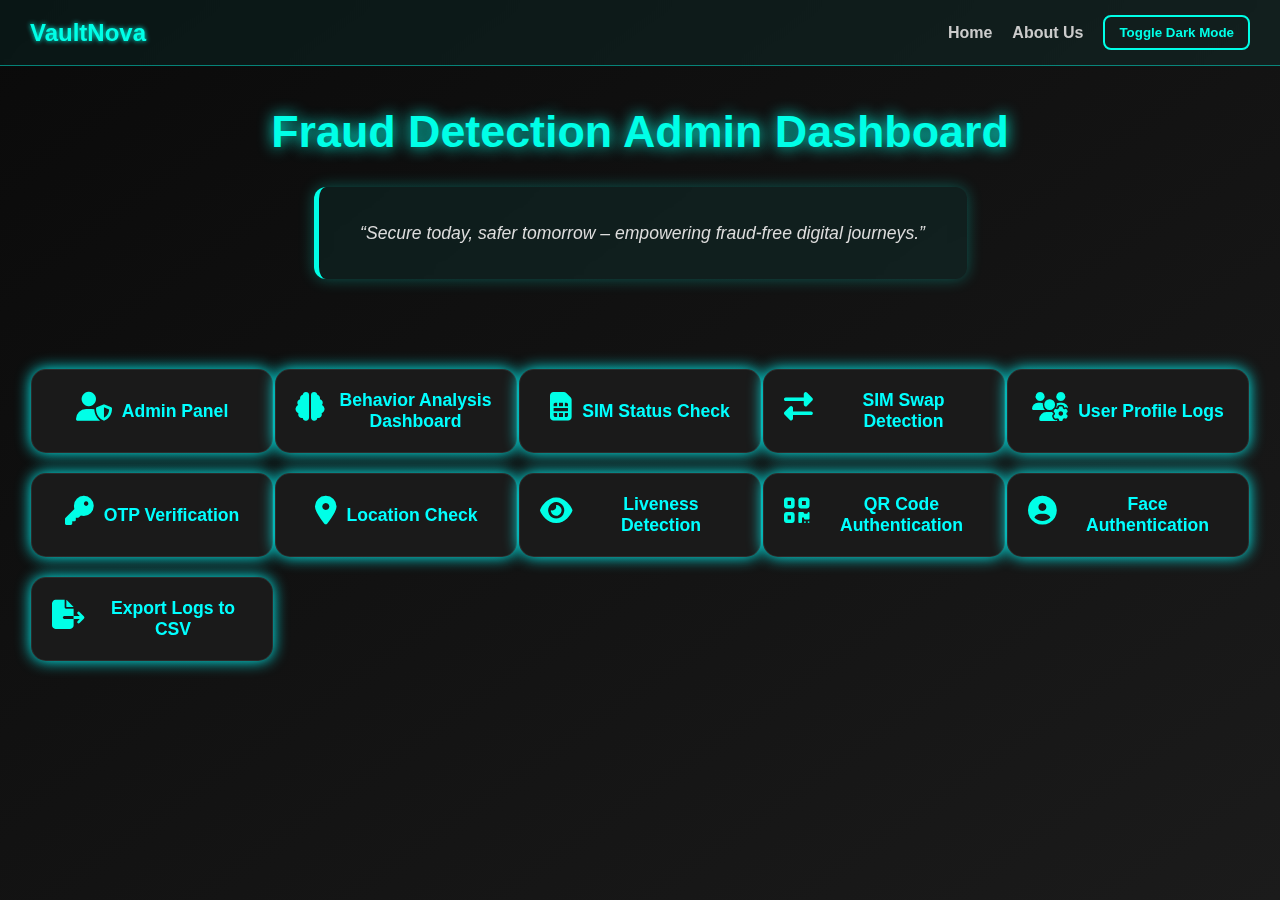
<file: index.html>
<!DOCTYPE html>
<html lang="en">
<head>
  <meta charset="UTF-8">
  <title>Fraud Detection Admin Dashboard</title>
  <link rel="stylesheet" href="style.css">
  <!-- ✅ Load Font Awesome icons -->
  <link rel="stylesheet" href="https://cdnjs.cloudflare.com/ajax/libs/font-awesome/6.5.0/css/all.min.css">
</head>
<body>

  <body>

  <!-- ✅ Navigation Bar (includes toggle and links) -->
  <nav class="navbar">
    <div class="nav-left">
      <h2>VaultNova</h2>
    </div>
    <div class="nav-right">
      <a href="index.html">Home</a>
      <a href="about.html">About Us</a>
      <button class="toggle-btn" onclick="toggleDarkMode()">Toggle Dark Mode</button>
    </div>
  </nav>

  <div class="dashboard">
    <h1>Fraud Detection Admin Dashboard</h1>

    <!-- 🌟 Quote Section -->
    <div class="quote">
      <p>“Secure today, safer tomorrow – empowering fraud-free digital journeys.”</p>
    </div>

    <div class="grid-container">
      <a class="card" href="admin.html"><i class="fas fa-user-shield"></i> Admin Panel</a>
        <a class="card" href="track.html"><i class="fas fa-brain"></i> Behavior Analysis Dashboard</a>
      <a class="card" href="sim-check.html"><i class="fas fa-sim-card"></i> SIM Status Check</a>
      <a class="card" href="sim-swap.html"><i class="fas fa-exchange-alt"></i> SIM Swap Detection</a>
      <a class="card" href="profile-logs.html"><i class="fas fa-users-cog"></i> User Profile Logs</a>
      <a class="card" href="otp-verification.html"><i class="fas fa-key"></i> OTP Verification</a>
      <a class="card" href="location-check.html"><i class="fas fa-map-marker-alt"></i> Location Check</a>
      <a class="card" href="liveness.html"><i class="fas fa-eye"></i> Liveness Detection</a>
      <a class="card" href="qr-auth.html"><i class="fas fa-qrcode"></i> QR Code Authentication</a>
      <a class="card" href="face-auth.html"><i class="fas fa-user-circle"></i> Face Authentication</a>
      <a class="card" href="export-csv.html"><i class="fas fa-file-export"></i> Export Logs to CSV</a>

    </div>
  </div>

  <script src="script.js"></script>
</body>
</file>
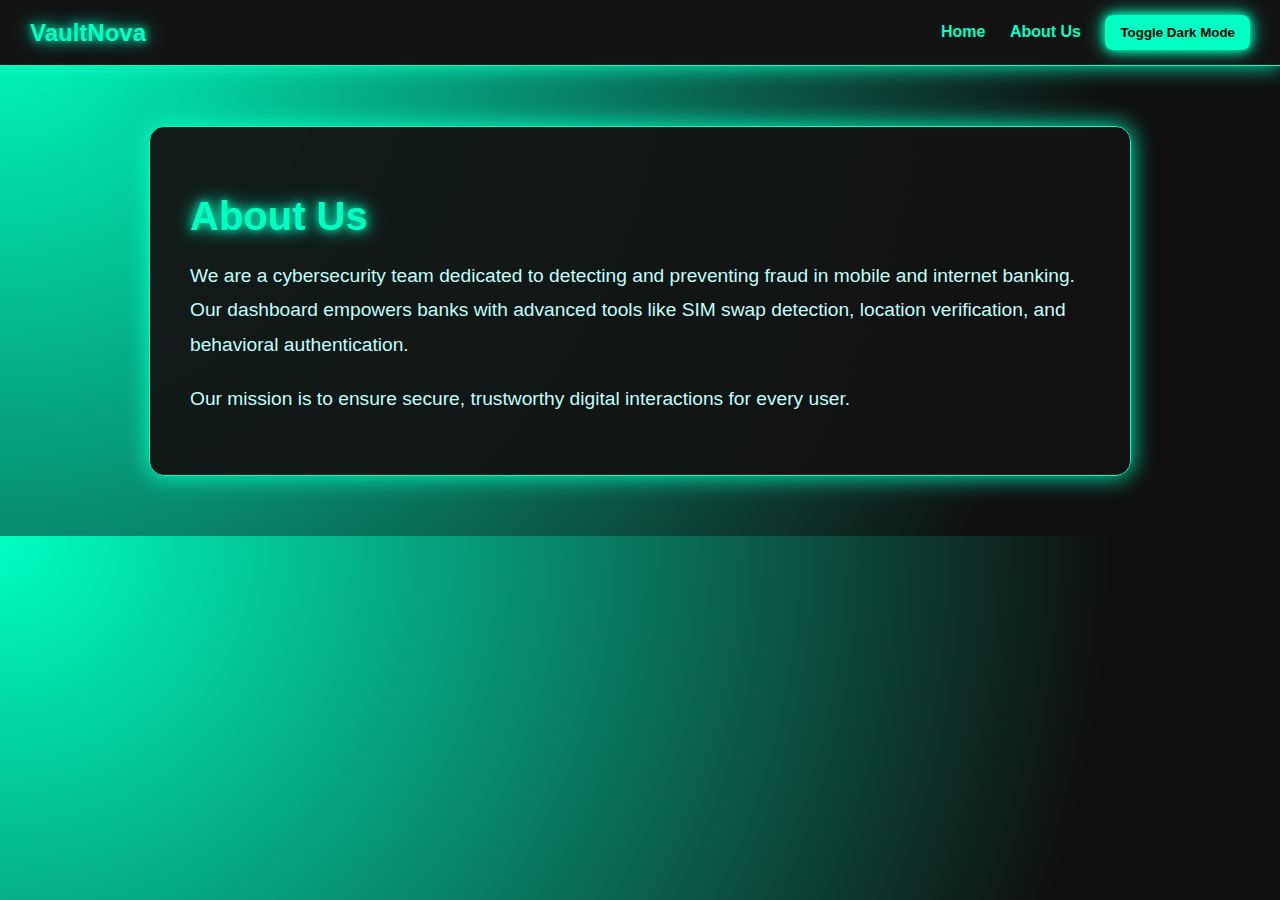
<file: about.html>
<!DOCTYPE html>
<html lang="en">
<head>
  <meta charset="UTF-8">
  <title>About Us - VaultNova</title>
  <link rel="stylesheet" href="about.css">
</head>
<body>

  <nav class="navbar">
    <div class="nav-left">
      <h2>VaultNova</h2>
    </div>
    <div class="nav-right">
      <a href="index.html">Home</a>
      <a href="about.html">About Us</a>
      <button class="toggle-btn" onclick="toggleDarkMode()">Toggle Dark Mode</button>
    </div>
  </nav>

  <div class="about-section">
    <h1>About Us</h1>
    <p>We are a cybersecurity team dedicated to detecting and preventing fraud in mobile and internet banking. Our dashboard empowers banks with advanced tools like SIM swap detection, location verification, and behavioral authentication.</p>
    <p>Our mission is to ensure secure, trustworthy digital interactions for every user.</p>
  </div>

  <script src="about.js"></script>
</body>
</html>
</file>
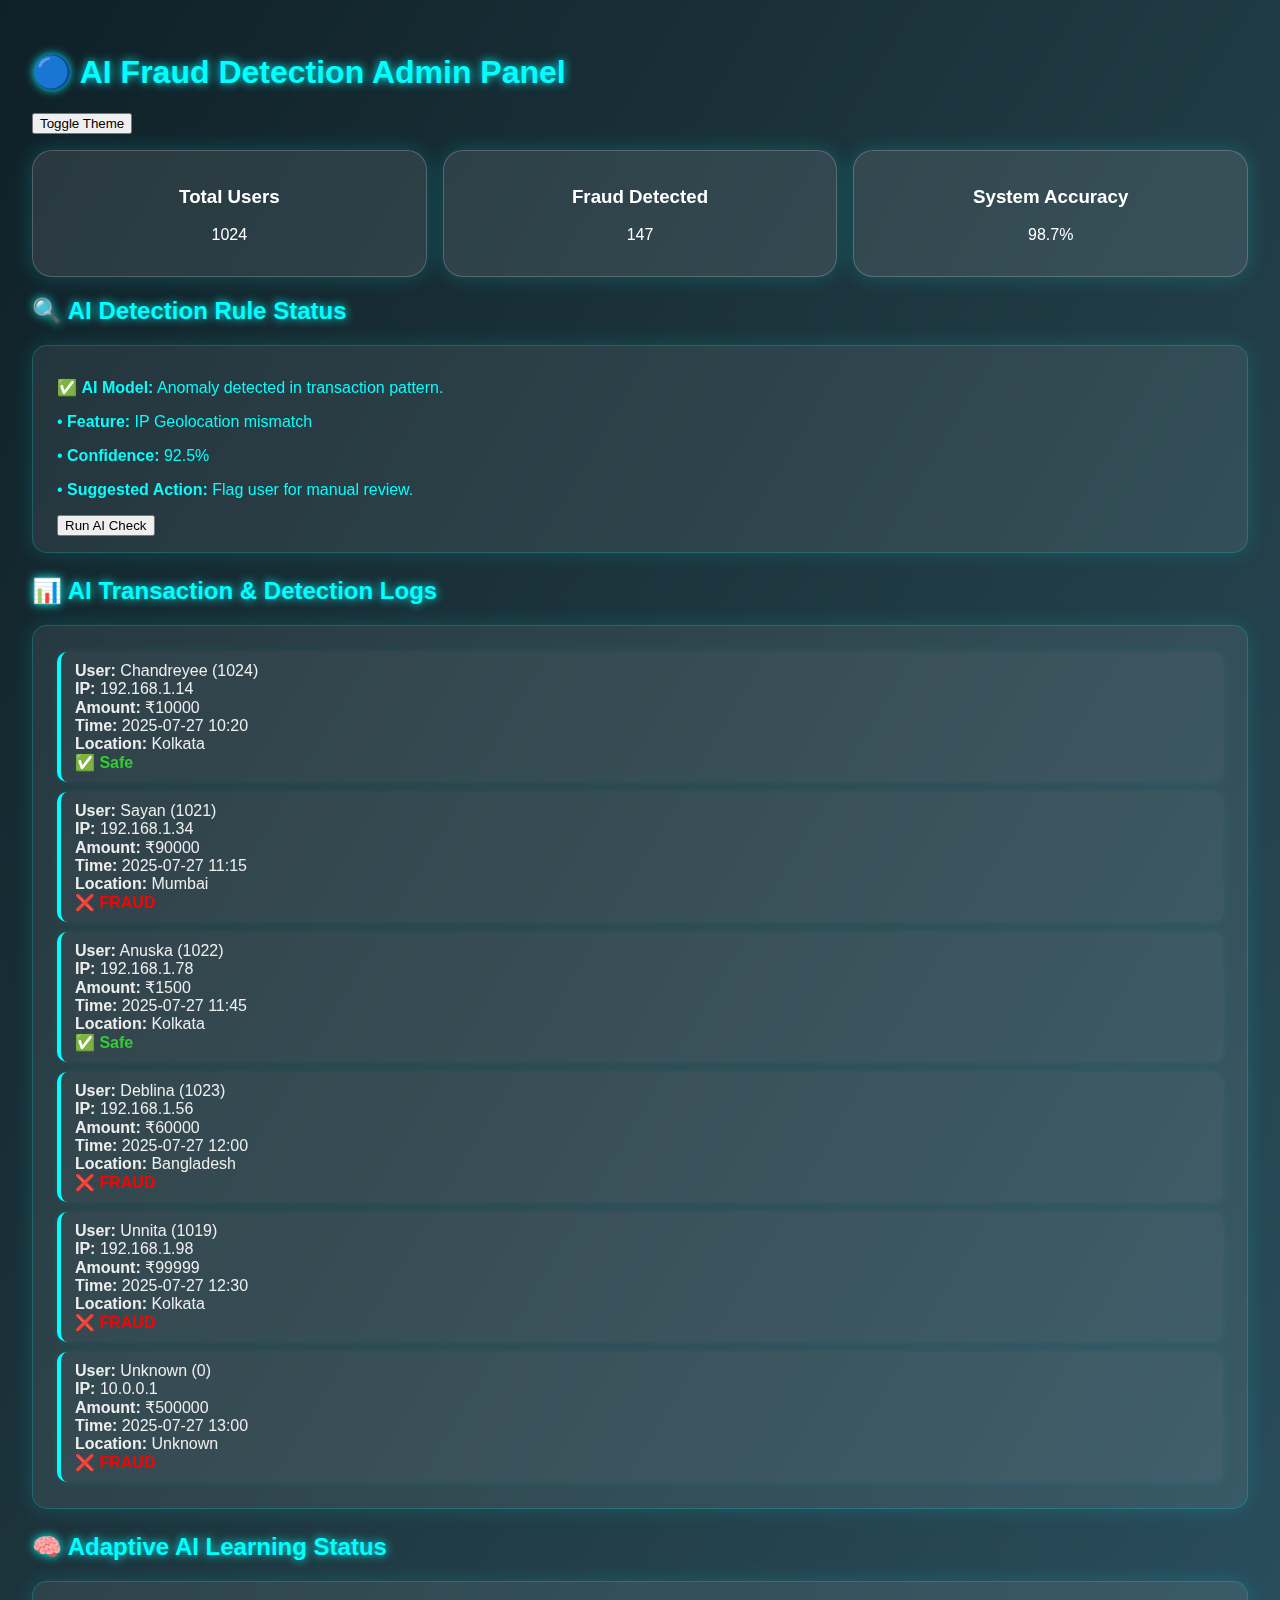
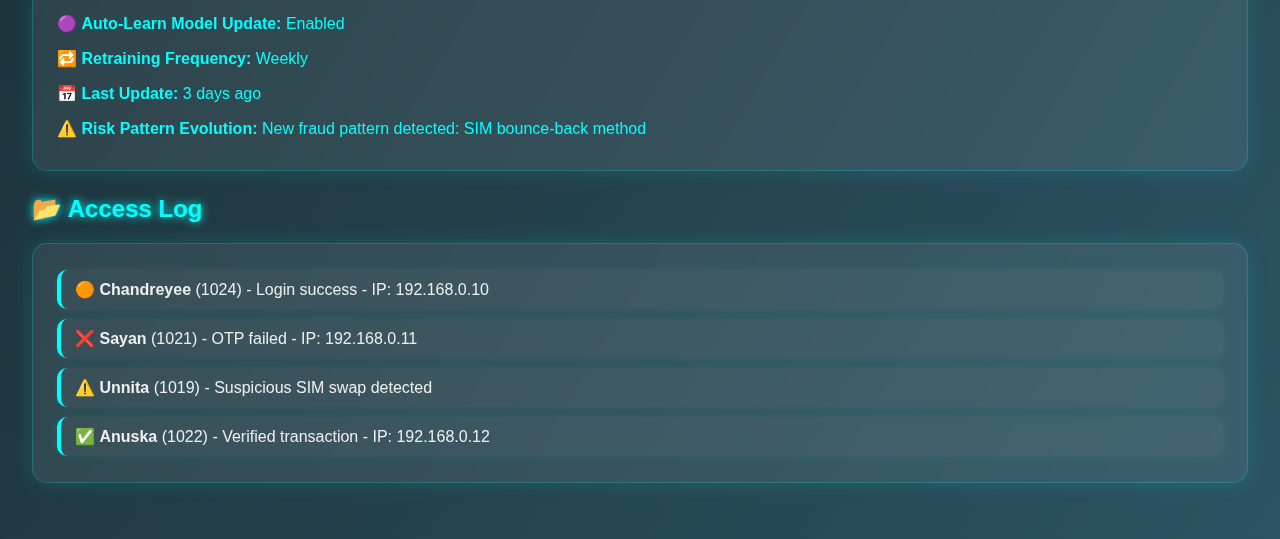
<file: admin.html>
<!DOCTYPE html>
<html lang="en">
<head>
  <meta charset="UTF-8" />
  <meta name="viewport" content="width=device-width, initial-scale=1.0"/>
  <title>AI Fraud Detection Admin Panel</title>
  <link rel="stylesheet" href="admin.css" />
</head>
<body>
  <div class="container">
    <h1>🔵 AI Fraud Detection Admin Panel</h1>
    <button id="toggle-theme">Toggle Theme</button>

    <div class="stats">
      <div class="stat-box">
        <h3>Total Users</h3>
        <p>1024</p>
      </div>
      <div class="stat-box">
        <h3>Fraud Detected</h3>
        <p>147</p>
      </div>
      <div class="stat-box">
        <h3>System Accuracy</h3>
        <p>98.7%</p>
      </div>
    </div>

    <h2>🔍 AI Detection Rule Status</h2>
    <div class="card">
      <p>✅ <strong>AI Model:</strong> Anomaly detected in transaction pattern.</p>
      <p>• <strong>Feature:</strong> IP Geolocation mismatch</p>
      <p>• <strong>Confidence:</strong> 92.5%</p>
      <p>• <strong>Suggested Action:</strong> Flag user for manual review.</p>
      <button id="ai-check-btn" class="glass-button">Run AI Check</button>
    </div>

    <h2>📊 AI Transaction & Detection Logs</h2>
    <div id="fraud-logs" class="log-container card">
      <!-- JS will insert dynamic fraud detection logs here -->
    </div>

    <h2>🧠 Adaptive AI Learning Status</h2>
    <div class="card">
      <p>🟣 <strong>Auto-Learn Model Update:</strong> Enabled</p>
      <p>🔁 <strong>Retraining Frequency:</strong> Weekly</p>
      <p>📅 <strong>Last Update:</strong> 3 days ago</p>
      <p>⚠️ <strong>Risk Pattern Evolution:</strong> New fraud pattern detected: SIM bounce-back method</p>
    </div>

    <h2>📂 Access Log</h2>
    <div id="access-logs" class="log-container card">
      <!-- JS will insert dynamic access logs here -->
    </div>
  </div>

  <script src="admin.js"></script>
</body>
</html>
</file>
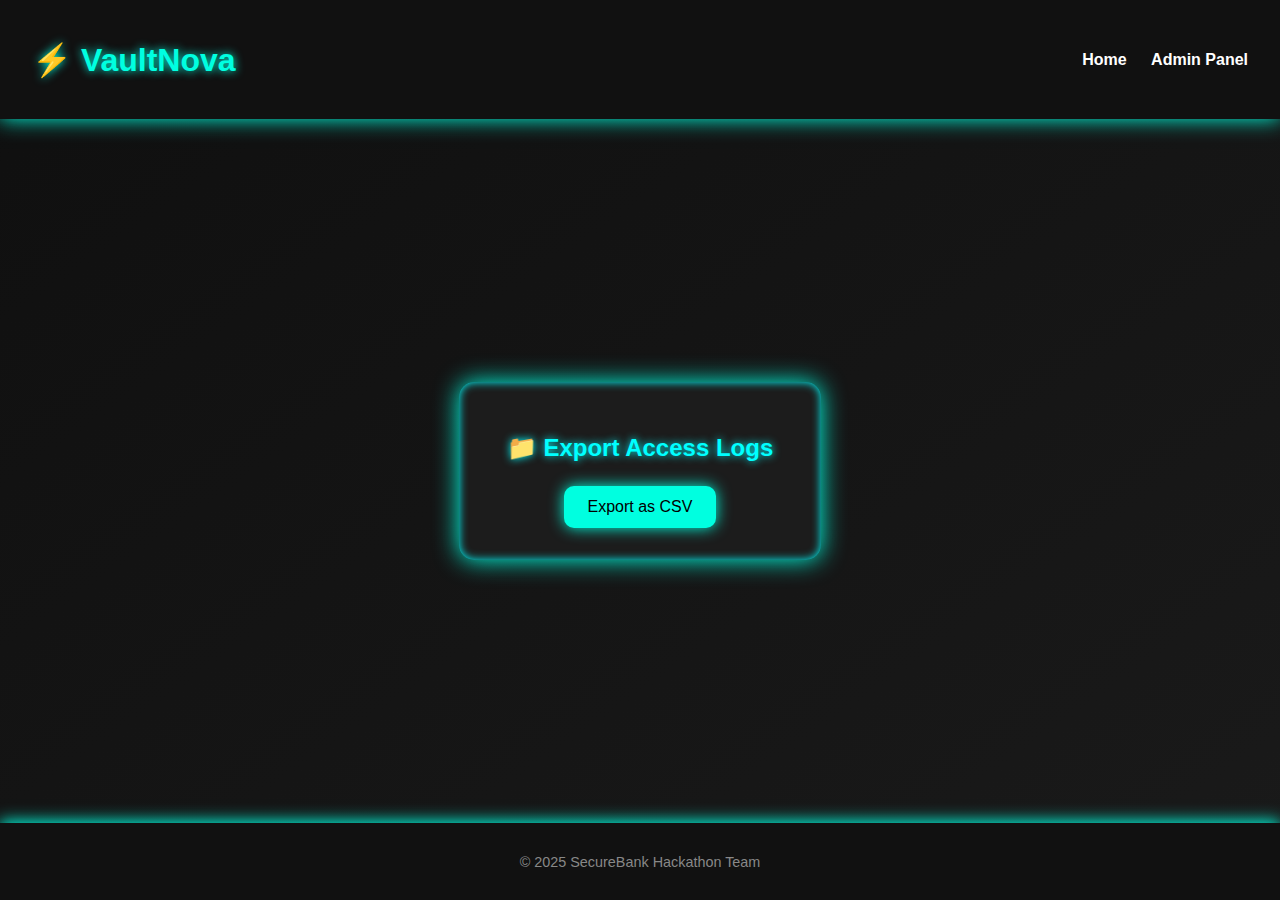
<file: export-csv.html>
<!DOCTYPE html>
<html lang="en">
<head>
  <meta charset="UTF-8" />
  <meta name="viewport" content="width=device-width, initial-scale=1.0" />
  <title>Export Logs as CSV</title>
  <link rel="stylesheet" href="expo.css" />
</head>
<body>
  <header>
    <h1>⚡ VaultNova</h1>
    <nav>
      <a href="index.html">Home</a>
      <a href="admin.html">Admin Panel</a>
    </nav>
  </header>

  <main>
    <section class="feature-container">
      <h2>📁 Export Access Logs</h2>
      <button onclick="exportLogsToCSV()">Export as CSV</button>
    </section>
  </main>

  <footer>
    <p>© 2025 SecureBank Hackathon Team</p>
  </footer>

  <script src="expo.js"></script>
</body>
</html>
</file>
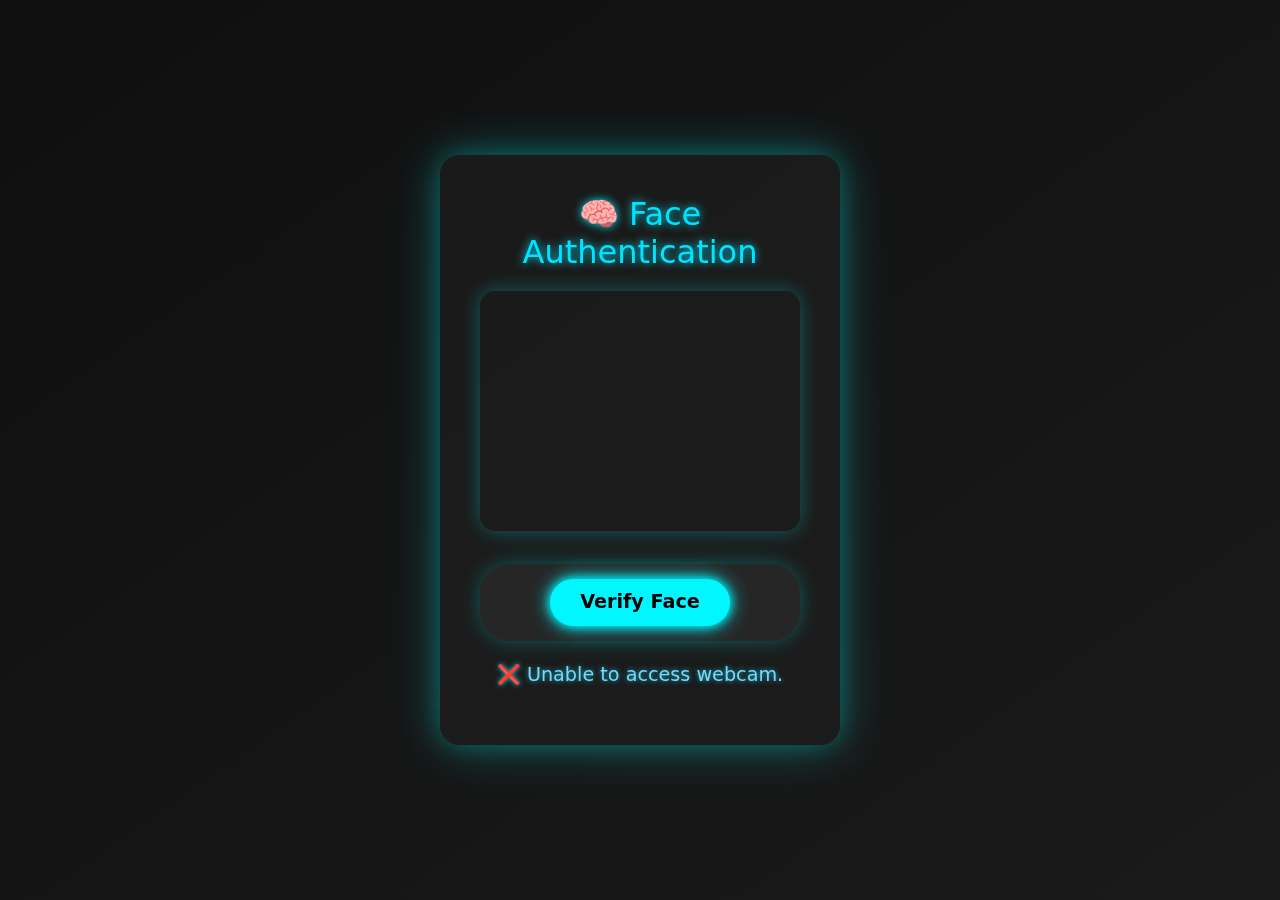
<file: face-auth.html>
<!DOCTYPE html>
<html lang="en">
<head>
  <meta charset="UTF-8">
  <title>Face Authentication</title>
  <link rel="stylesheet" href="face.css">
  <link href="https://cdn.jsdelivr.net/npm/bootstrap@5.3.0/dist/css/bootstrap.min.css" rel="stylesheet">
</head>
<body>
  <div class="auth-container text-center">
    <h2 class="title">🧠 Face Authentication</h2>
    
    <video id="video" width="320" height="240" autoplay class="video-frame"></video>
    <div class="button-glow-wrap">
      <button class="verify-btn" onclick="verifyFace()">Verify Face</button>
    </div>

    <p id="face-result" class="result-msg"></p>
  </div>
  <script src="face.js"></script>
</body>
</html>
</file>
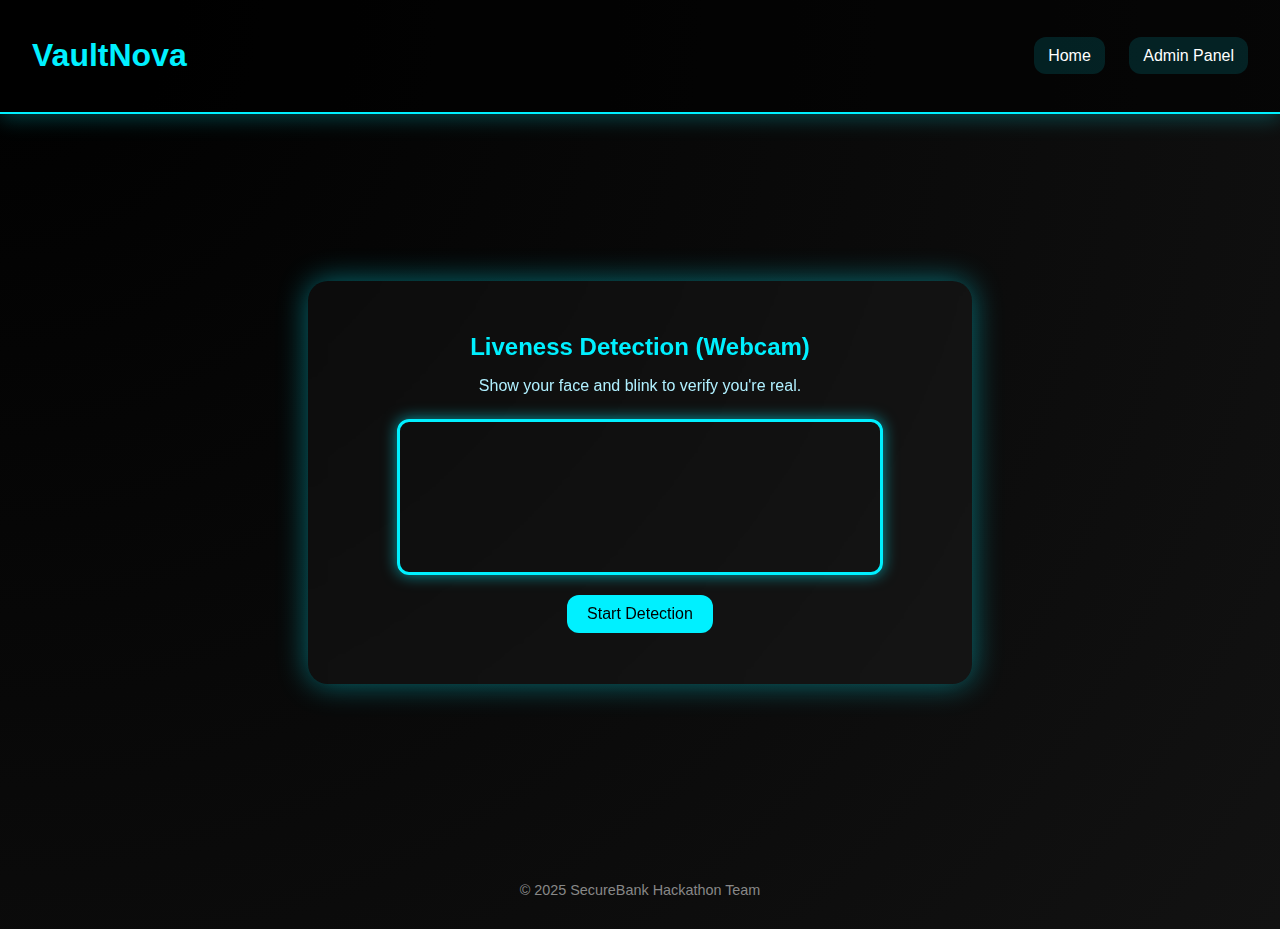
<file: liveness.html>
<!DOCTYPE html>
<html lang="en">
<head>
  <meta charset="UTF-8" />
  <meta name="viewport" content="width=device-width, initial-scale=1.0"/>
  <title>Liveness Detection</title>
  <link rel="stylesheet" href="liveness.css" />
</head>
<body>
  <header>
    <h1>VaultNova</h1>
    <nav>
      <a href="index.html">Home</a>
      <a href="admin.html">Admin Panel</a>
    </nav>
  </header>
  <main>
    <section class="feature-container">
      <h2>Liveness Detection (Webcam)</h2>
      <p>Show your face and blink to verify you're real.</p>
      <video id="webcam" autoplay playsinline></video>
      <button onclick="startLivenessDetection()">Start Detection</button>
      <div id="liveness-result"></div>
    </section>
  </main>
  <footer>
    <p>© 2025 SecureBank Hackathon Team</p>
  </footer>
  <script src="liveness.js"></script>
</body>
</html>
</file>
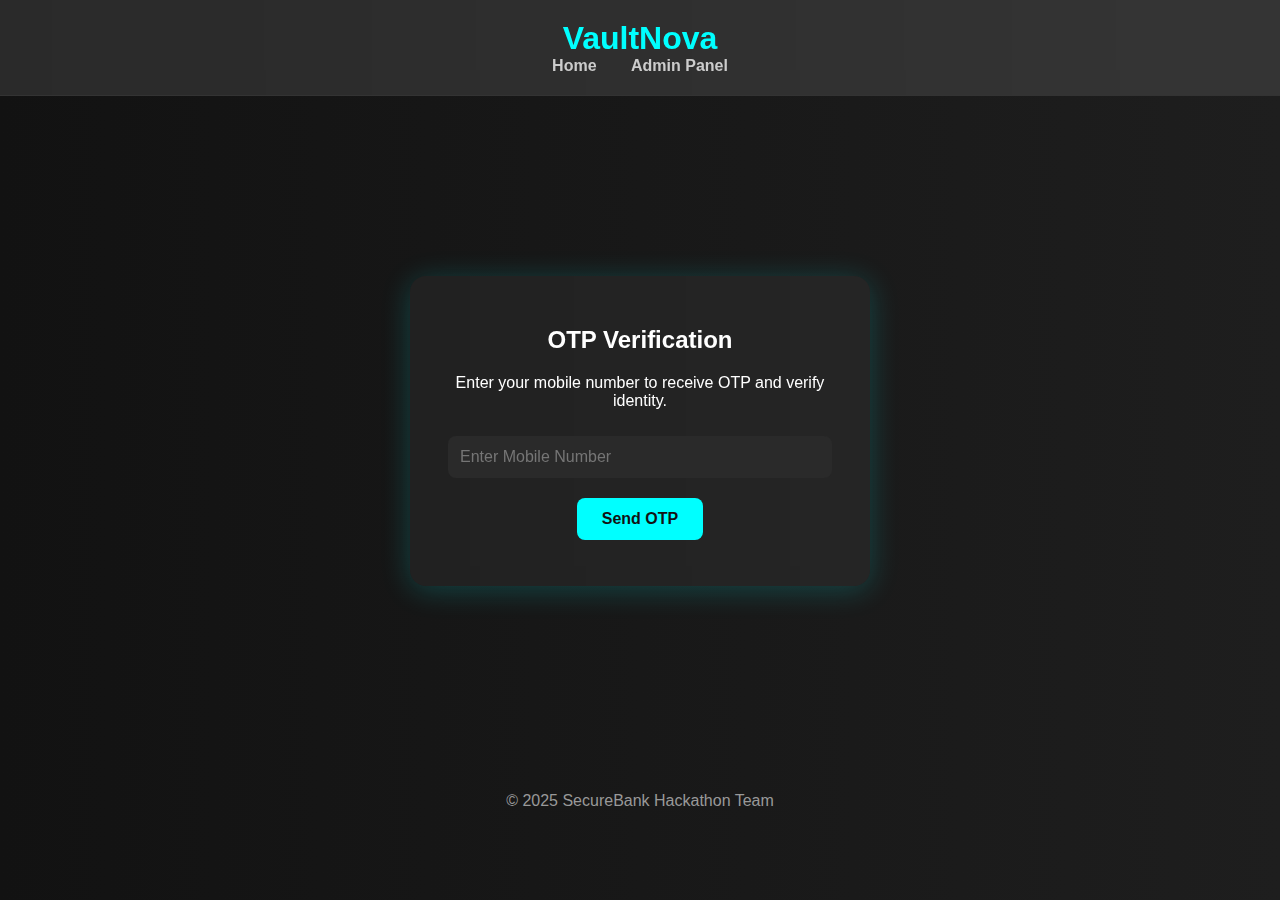
<file: otp-verification.html>
<!-- Save this as otp.html -->
<!DOCTYPE html>
<html lang="en">
<head>
  <meta charset="UTF-8" />
  <meta name="viewport" content="width=device-width, initial-scale=1.0" />
  <title>OTP Verification</title>
  <link rel="stylesheet" href="otp.css" />
</head>
<body>
  <header>
    <h1>VaultNova</h1>
    <nav>
      <a href="index.html">Home</a>
      <a href="admin.html">Admin Panel</a>
    </nav>
  </header>

  <main>
    <section class="feature-container">
      <h2>OTP Verification</h2>
      <p>Enter your mobile number to receive OTP and verify identity.</p>
      <form id="otp-form">
        <input type="text" id="mobile" placeholder="Enter Mobile Number" required />
        <button type="submit">Send OTP</button>
      </form>
      <div id="otp-section" style="display:none;">
        <input type="text" id="otp" placeholder="Enter OTP" />
        <button id="verify-btn">Verify OTP</button>
      </div>
      <p id="otp-message"></p>
    </section>
  </main>

  <footer>
    <p>© 2025 SecureBank Hackathon Team</p>
  </footer>

  <script src="otp.js"></script>
</body>
</html>
</file>
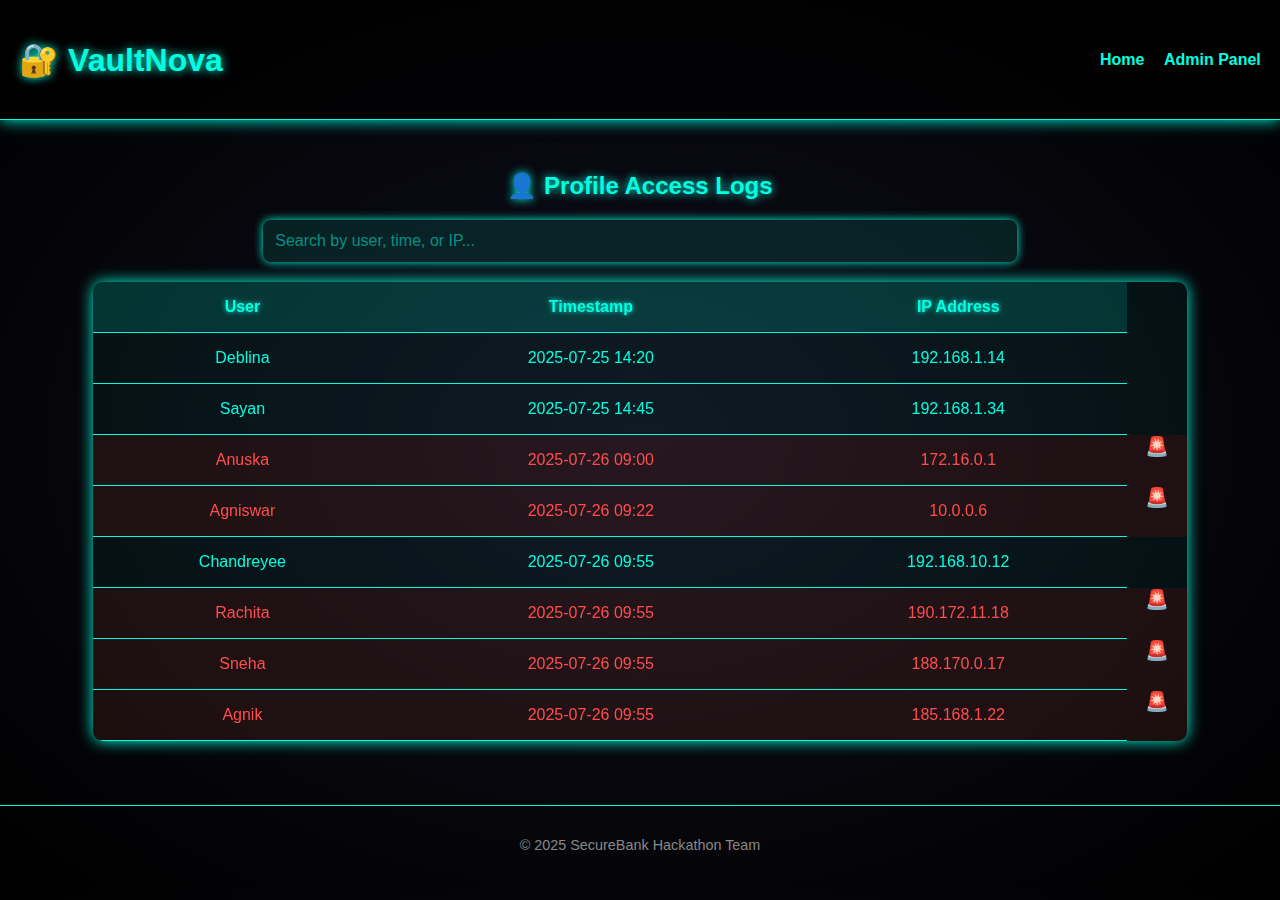
<file: profile-logs.html>
<!DOCTYPE html>
<html lang="en">
<head>
  <meta charset="UTF-8" />
  <meta name="viewport" content="width=device-width, initial-scale=1.0"/>
  <title>Profile Access Logs</title>
  <link rel="stylesheet" href="profile.css" />
</head>
<body>
  <header class="header">
    <h1>🔐 VaultNova</h1>
    <nav>
      <a href="index.html">Home</a>
      <a href="admin.html">Admin Panel</a>
    </nav>
  </header>

  <main class="main-content">
    <section class="feature-container">
      <h2>👤 Profile Access Logs</h2>

      <input
        type="text"
        id="searchInput"
        placeholder="Search by user, time, or IP..."
        class="search-input"
      />

      <table class="log-table">
        <thead>
          <tr><th>User</th><th>Timestamp</th><th>IP Address</th></tr>
        </thead>
        <tbody id="logs-table">
          <!-- Logs will be inserted dynamically -->
        </tbody>
      </table>
    </section>
  </main>

  <footer class="footer">
    <p>© 2025 SecureBank Hackathon Team</p>
  </footer>

  <script src="profile.js"></script>
</body>
</html>
</file>
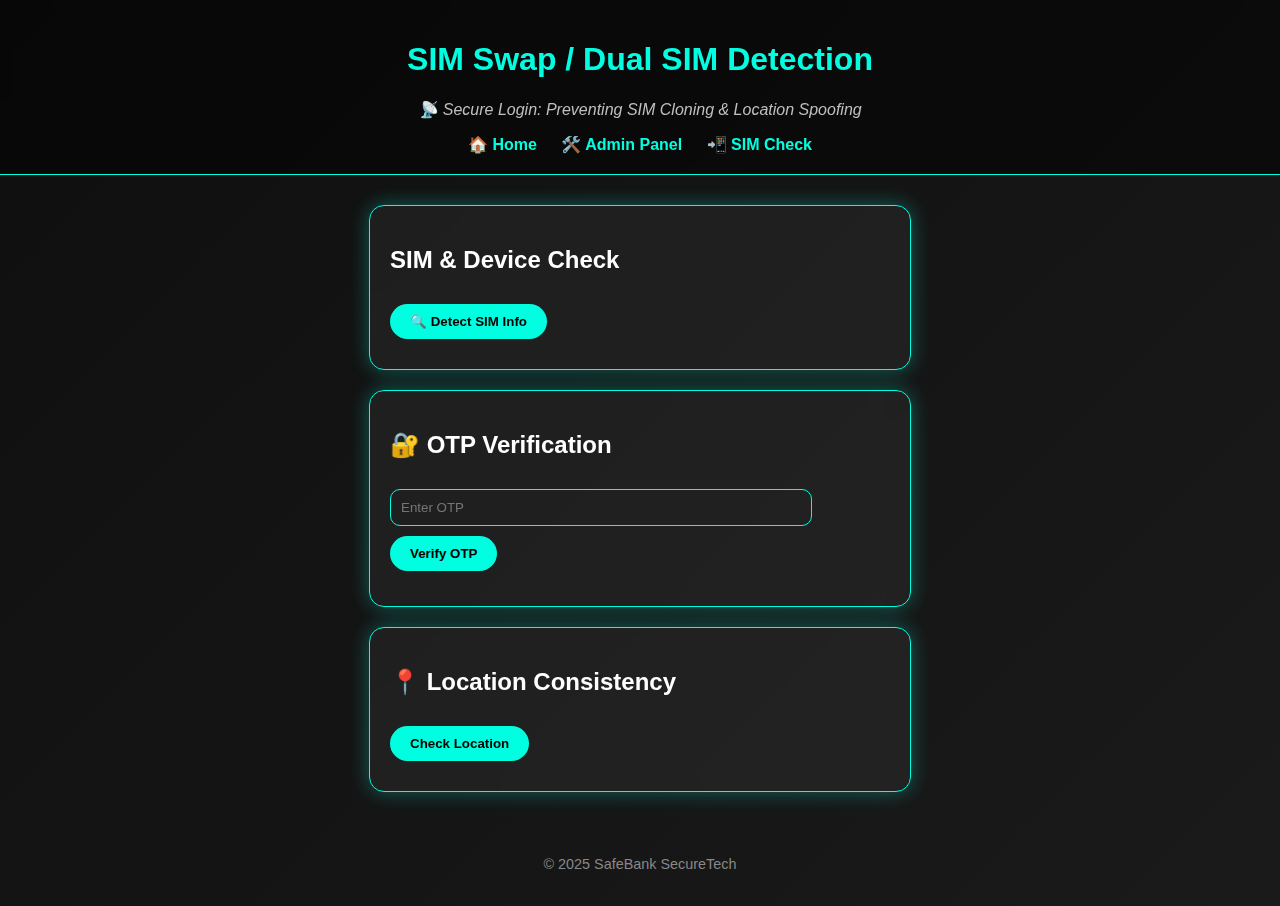
<file: sim-check.html>
<!DOCTYPE html>
<html lang="en">
<head>
  <meta charset="UTF-8" />
  <meta name="viewport" content="width=device-width, initial-scale=1.0"/>
  <title>SIM Swap Detection</title>
  <link rel="stylesheet" href="simotp.css"/>
</head>
<body>
  <header class="header">
    <h1>SIM Swap / Dual SIM Detection</h1>
    <p class="quote">📡 Secure Login: Preventing SIM Cloning & Location Spoofing</p>
    <nav class="top-links">
      <a href="index.html">🏠 Home</a>
      <a href="admin.html">🛠️ Admin Panel</a>
      <a href="sim-check.html" class="active">📲 SIM Check</a>
    </nav>
  </header>

  <main class="container">
    <section class="card glass-effect">
      <h2>SIM & Device Check</h2>
      <button onclick="detectSIM()">🔍 Detect SIM Info</button>
      <div id="sim-result" class="result-box"></div>
    </section>

    <section class="card glass-effect">
      <h2>🔐 OTP Verification</h2>
      <input type="text" id="otp-input" placeholder="Enter OTP"/>
      <button onclick="verifyOTP()">Verify OTP</button>
      <p id="otp-status"></p>
    </section>

    <section class="card glass-effect">
      <h2>📍 Location Consistency</h2>
      <button onclick="checkLocation()">Check Location</button>
      <div id="location-status"></div>
    </section>
  </main>

  <footer>
    <p>&copy; 2025 SafeBank SecureTech</p>
  </footer>

  <script src="simotp.js"></script>
</body>
</html>
</file>
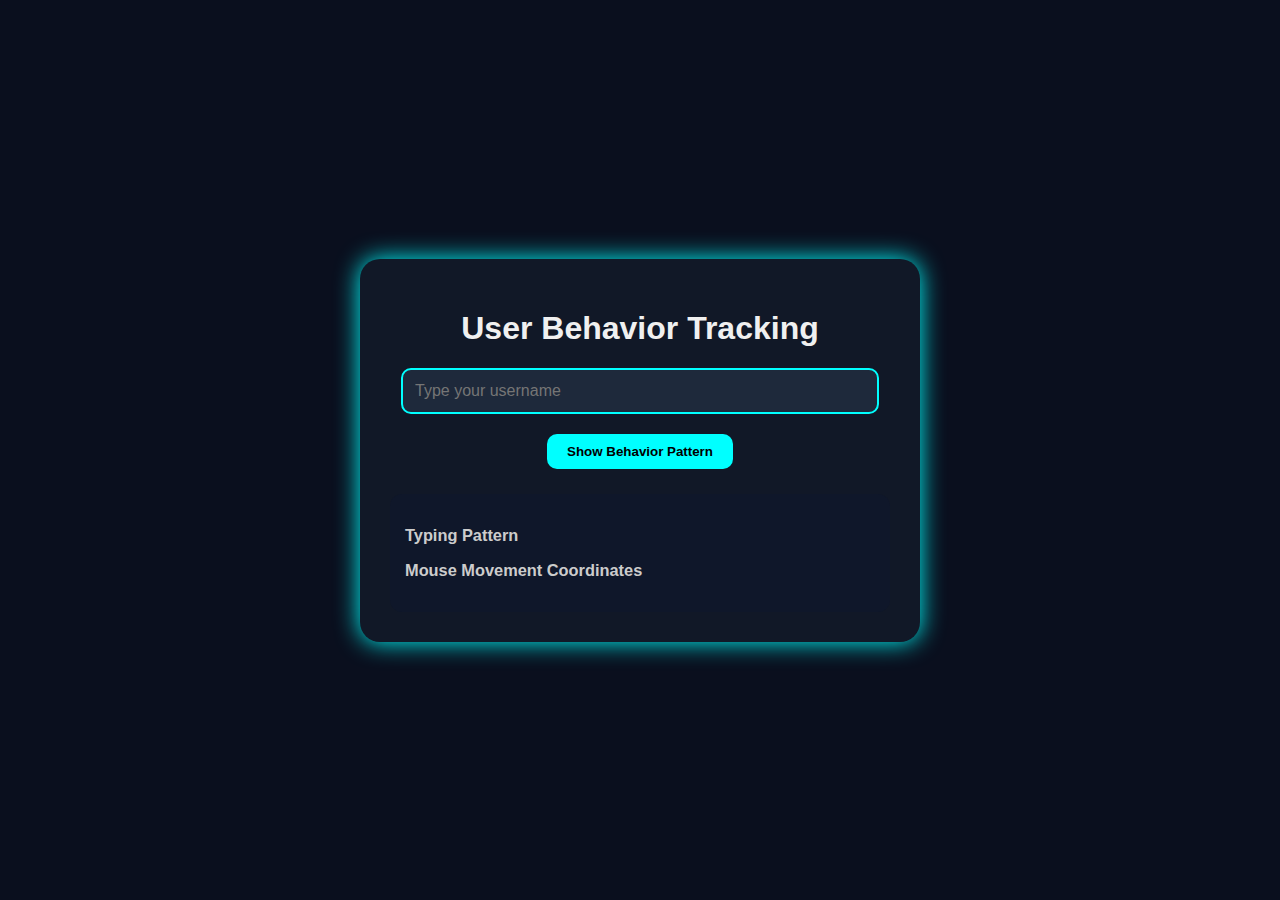
<file: track.html>
<!DOCTYPE html>
<html lang="en">
<head>
  <meta charset="UTF-8" />
  <meta name="viewport" content="width=device-width, initial-scale=1.0"/>
  <title>Behavior Tracker</title>
  <link rel="stylesheet" href="track.css" />
</head>
<body>
  <div class="container">
    <h1>User Behavior Tracking</h1>
    
    <input type="text" id="username" placeholder="Type your username" />

    <button onclick="showBehavior()">Show Behavior Pattern</button>

    <div id="output">
      <h3>Typing Pattern</h3>
      <p id="typing"></p>

      <h3>Mouse Movement Coordinates</h3>
      <pre id="mouse"></pre>
    </div>
  </div>

  <script src="track.js"></script>
</body>
</html>
</file>
<file: style.css>
/* General Styling */
body {
  margin: 0;
  font-family: 'Segoe UI', sans-serif;
  background: linear-gradient(to bottom right, #0f0f0f, #1a1a1a);
  color: #eee;
  transition: background-color 0.3s, color 0.3s;
  background-attachment: fixed;
}

/* Dark Mode */
body.dark-mode {
  background: linear-gradient(to bottom right, #000000, #0c0c0c);
  color: #eee;
}

/* Glassy Neon Nav Bar */
.navbar {
  display: flex;
  justify-content: space-between;
  align-items: center;
  padding: 15px 30px;
  background: rgba(255, 255, 255, 0.05);
  backdrop-filter: blur(10px);
  border-bottom: 1px solid rgba(255, 255, 255, 0.1);
  position: sticky;
  top: 0;
  z-index: 1000;
}

.nav-left h2 {
  margin: 0;
  font-size: 1.5rem;
  color: #00ffe7;
  text-shadow: 0 0 5px #00ffe7;
}

.nav-right {
  display: flex;
  align-items: center;
}

.nav-right a {
  margin-left: 20px;
  text-decoration: none;
  color: #ccc;
  font-weight: 500;
  transition: 0.3s;
}

.nav-right a:hover {
  color: #00ffe7;
  text-shadow: 0 0 8px #00ffe7;
}

/* Toggle Button */
.toggle-btn {
  margin-left: 20px;
  padding: 8px 14px;
  background: transparent;
  border: 2px solid #00ffe7;
  color: #00ffe7;
  border-radius: 6px;
  cursor: pointer;
  font-weight: bold;
  transition: 0.3s ease;
}

.toggle-btn:hover {
  background-color: #00ffe7;
  color: #000;
  box-shadow: 0 0 10px #00ffe7, 0 0 20px #00ffe7;
}

/* Dashboard Title */
.dashboard h1 {
  text-align: center;
  font-size: 2.5rem;
  margin-top: 40px;
  color: #00ffe7;
  text-shadow: 0 0 10px #00ffe7;
}

/* Quote Section */
.quote {
  text-align: center;
  margin: 25px auto;
  font-size: 1.2rem;
  font-style: italic;
  color: #ccc;
  max-width: 600px;
  padding: 16px 24px;
  background: rgba(255, 255, 255, 0.05);
  border-left: 5px solid #00ffe7;
  border-radius: 10px;
  backdrop-filter: blur(8px);
  box-shadow: 0 0 12px rgba(0, 255, 231, 0.2);
}

/* Grid Container */
.grid-container {
  display: grid;
  grid-template-columns: repeat(auto-fit, minmax(220px, 1fr));
  gap: 24px;
  max-width: 1200px;
  margin: 50px auto;
  padding: 0 20px;
}

/* Neon Glass Cards */
.card {
  display: flex;
  align-items: center;
  justify-content: center;
  background: rgba(255, 255, 255, 0.05);
  backdrop-filter: blur(10px);
  border-radius: 15px;
  padding: 30px 20px;
  text-decoration: none;
  color: #ccc;
  font-weight: bold;
  font-size: 1rem;
  border: 1px solid rgba(255, 255, 255, 0.08);
  transition: transform 0.3s, box-shadow 0.3s, color 0.3s;
  box-shadow: 0 0 8px rgba(0, 255, 231, 0.1);
}

.card i {
  margin-right: 10px;
  font-size: 1.3rem;
  color: #00ffe7;
}

.card:hover {
  transform: translateY(-6px) scale(1.03);
  box-shadow: 0 0 15px #00ffe7, 0 0 30px #00ffe7;
  color: #00ffe7;
}

/* Dark Mode Enhancements */
body.dark-mode .card {
  background: rgba(255, 255, 255, 0.06);
  border: 1px solid rgba(255, 255, 255, 0.1);
  color: #ccc;
}

body.dark-mode .card:hover {
  color: #00ffe7;
}

body.dark-mode .quote {
  color: #eee;
  background: rgba(255, 255, 255, 0.05);
  border-left-color: #00ffe7;
}

body.dark-mode .toggle-btn {
  border-color: #00ffe7;
  color: #00ffe7;
}

body.dark-mode .toggle-btn:hover {
  background: #00ffe7;
  color: #000;
}
/* Base Reset and Font */
body {
  margin: 0;
  font-family: 'Orbitron', 'Segoe UI', sans-serif;
  background: linear-gradient(to bottom right, #0a0a0a, #1b1b1b);
  color: #eee;
  background-attachment: fixed;
  transition: 0.3s;
  overflow-x: hidden;
}

/* Neon Glitch Text */
.glitch {
  position: relative;
  color: #00ffe7;
  font-weight: bold;
  text-shadow: 0 0 3px #00ffe7, 0 0 7px #00ffe7;
}
.glitch::before, .glitch::after {
  content: attr(data-text);
  position: absolute;
  top: 0;
  left: 0;
  opacity: 0.7;
}
.glitch::before {
  left: 2px;
  color: #f0f;
  animation: glitch 1s infinite linear alternate-reverse;
}
.glitch::after {
  left: -2px;
  color: #0ff;
  animation: glitch 0.8s infinite linear alternate-reverse;
}
@keyframes glitch {
  0% { transform: translate(0); }
  20% { transform: translate(-1px, 1px); }
  40% { transform: translate(-2px, -2px); }
  60% { transform: translate(2px, 1px); }
  80% { transform: translate(-1px, -1px); }
  100% { transform: translate(1px, 2px); }
}

/* Navbar Glass */
.navbar {
  display: flex;
  justify-content: space-between;
  align-items: center;
  padding: 15px 30px;
  background: rgba(0, 255, 231, 0.05);
  backdrop-filter: blur(12px);
  border-bottom: 1px solid #00ffe777;
  position: sticky;
  top: 0;
  z-index: 1000;
}

/* Nav Text */
.nav-right a {
  margin-left: 20px;
  text-decoration: none;
  color: #ccc;
  font-weight: 600;
  transition: 0.3s;
}
.nav-right a:hover {
  color: #00ffe7;
  text-shadow: 0 0 10px #00ffe7;
}

/* Toggle Button */
.toggle-btn {
  margin-left: 20px;
  padding: 8px 14px;
  background: transparent;
  border: 2px solid #00ffe7;
  color: #00ffe7;
  border-radius: 8px;
  font-weight: bold;
  cursor: pointer;
  transition: 0.3s ease;
}
.toggle-btn:hover {
  background-color: #00ffe7;
  color: #000;
  box-shadow: 0 0 10px #00ffe7, 0 0 20px #00ffe7;
}

/* Title Section */
.dashboard h1 {
  text-align: center;
  font-size: 2.8rem;
  margin-top: 40px;
  color: #00ffe7;
  text-shadow: 0 0 15px #00ffe7;
}

/* Quote Box */
.quote {
  text-align: center;
  margin: 25px auto;
  font-size: 1.1rem;
  font-style: italic;
  color: #ddd;
  max-width: 600px;
  padding: 18px 24px;
  background: rgba(0, 255, 231, 0.06);
  border-left: 5px solid #00ffe7;
  border-radius: 12px;
  backdrop-filter: blur(8px);
  box-shadow: 0 0 15px rgba(0, 255, 231, 0.3);
}

.grid-container {
  display: grid;
  grid-template-columns: repeat(auto-fit, minmax(200px, 1fr));
  gap: 20px;
  padding: 40px;
  justify-items: center;
}

.card {
  background-color: #1a1a1a;
  padding: 20px;
  border-radius: 15px;
  text-align: center;
  color: #0ff;
  font-size: 1.1rem;
  font-weight: 600;
  text-decoration: none;
  box-shadow: 0 0 15px #0ff;
  transition: all 0.3s ease-in-out;
  width: 200px;
}

.card:hover {
  transform: scale(1.05);
  box-shadow: 0 0 25px #0ff;
}

.card i {
  font-size: 1.8rem;
  margin-bottom: 10px;
  display: block;
}

 

/* Optional Floating Animation */
.card:hover {
  animation: floatCard 1s ease-in-out infinite alternate;
}
@keyframes floatCard {
  0% { transform: translateY(-8px); }
  100% { transform: translateY(-12px); }
}

/* Dark Mode Enhancements */
body.dark-mode {
  background: linear-gradient(to bottom right, #000, #0b0b0b);
  color: #eee;
}
body.dark-mode .quote {
  background: rgba(255, 255, 255, 0.03);
}
body.dark-mode .card {
  background: rgba(255, 255, 255, 0.04);
  border-color: rgba(255, 255, 255, 0.1);
}
.behavior-btn-container {
  text-align: center;
  margin: 40px auto;
}

.behavior-btn {
  display: inline-block;
  padding: 14px 28px;
  font-size: 18px;
  color: #fff;
  background: linear-gradient(135deg, #0f2027, #2c5364);
  border: none;
  border-radius: 10px;
  text-decoration: none;
  transition: transform 0.2s ease, background 0.4s ease;
  box-shadow: 0 0 10px #0ff, 0 0 20px #0ff;
}

.behavior-btn:hover {
  transform: scale(1.05);
  background: linear-gradient(135deg, #1c1c1c, #555);
  box-shadow: 0 0 12px #00f0ff, 0 0 24px #00f0ff;
}
</file>
<file: about.css>
/* Base body style */
body {
  margin: 0;
  font-family: 'Orbitron', sans-serif;
  background-color: #0f0f0f;
  color: #e0e0e0;
  transition: background-color 0.3s, color 0.3s;
  background-image: radial-gradient(circle at top left, #00ffc3 0%, #0f0f0f 80%);
}

/* Navbar styling */
.navbar {
  display: flex;
  justify-content: space-between;
  align-items: center;
  padding: 15px 30px;
  background-color: #121212;
  box-shadow: 0 0 20px #00ffc3;
  border-bottom: 1px solid #00ffc3;
}

/* Left nav title */
.nav-left h2 {
  margin: 0;
  font-size: 1.5rem;
  color: #00ffc3;
  text-shadow: 0 0 8px #00ffc3, 0 0 20px #00ffc3;
}

/* Right nav links */
.nav-right a {
  margin-left: 20px;
  text-decoration: none;
  color: #00ffc3;
  font-weight: 600;
  transition: color 0.3s;
}

.nav-right a:hover {
  color: #ffffff;
  text-shadow: 0 0 8px #00ffc3;
}

/* Toggle button */
.toggle-btn {
  margin-left: 20px;
  padding: 10px 15px;
  background-color: #00ffc3;
  color: #000;
  border: none;
  border-radius: 8px;
  font-weight: bold;
  cursor: pointer;
  box-shadow: 0 0 10px #00ffc3, 0 0 20px #00ffc3;
  transition: all 0.3s ease;
}

.toggle-btn:hover {
  background-color: #00e6b8;
  box-shadow: 0 0 20px #00ffc3, 0 0 30px #00ffc3;
}

/* About section styling */
.about-section {
  max-width: 900px;
  margin: 60px auto;
  padding: 40px;
  background: rgba(18, 18, 18, 0.95);
  border-radius: 15px;
  box-shadow: 0 0 25px #00ffc3;
  border: 1px solid #00ffc3;
  animation: neon-glow 2s infinite alternate;
}

.about-section h1 {
  font-size: 2.5rem;
  margin-bottom: 20px;
  color: #00ffc3;
  text-shadow: 0 0 10px #00ffc3, 0 0 20px #00ffc3;
}

.about-section p {
  font-size: 1.2rem;
  line-height: 1.8;
  color: #c0fefc;
}

/* Dark Mode specific overrides */
body.dark-mode {
  background-color: #000000;
  color: #e0e0e0;
}

body.dark-mode .navbar {
  background-color: #0a0a0a;
}

body.dark-mode .about-section {
  background-color: #121212;
  box-shadow: 0 0 25px #00ffc3;
}

body.dark-mode .nav-right a,
body.dark-mode .nav-left h2 {
  color: #00ffc3;
}

/* Neon pulse animation */
@keyframes neon-glow {
  from {
    box-shadow: 0 0 10px #00ffc3, 0 0 20px #00ffc3;
  }
  to {
    box-shadow: 0 0 25px #00ffc3, 0 0 50px #00ffc3;
  }
}

/* Optional: Orbitron font import for sci-fi effect */
@import url('https://fonts.googleapis.com/css2?family=Orbitron:wght@500&display=swap');
</file>
<file: admin.css>
body {
  font-family: 'Segoe UI', sans-serif;
  background: linear-gradient(to bottom right, #0f2027, #203a43, #2c5364);
  color: #08fcfc;
  margin: 0;
  padding: 0;
}

.container {
  padding: 2rem;
}

h1, h2 {
  color: #0ff;
  text-shadow: 0 0 10px #0ff;
}

.stats {
  display: flex;
  gap: 1rem;
  margin: 1rem 0;
}

.stat-box {
  flex: 1;
  background: rgba(255, 255, 255, 0.1);
  border: 1px solid rgba(255, 255, 255, 0.2);
  border-radius: 20px;
  backdrop-filter: blur(12px);
  padding: 1rem;
  text-align: center;
  box-shadow: 0 0 20px rgba(0, 255, 255, 0.2);
  color: #fff;
}

.card {
  background: rgba(255, 255, 255, 0.08);
  border: 1px solid rgba(0, 255, 255, 0.2);
  border-radius: 15px;
  padding: 1rem 1.5rem;
  margin-bottom: 1.5rem;
  backdrop-filter: blur(8px);
  box-shadow: 0 0 20px rgba(0, 255, 255, 0.15);
}

.btn {
  margin-top: 10px;
  padding: 10px 20px;
  border: none;
  color: #000;
  font-weight: bold;
  border-radius: 10px;
  background: #0ff;
  box-shadow: 0 4px 15px rgba(0, 255, 255, 0.2);
  cursor: pointer;
  transition: all 0.2s ease;
}

.btn:hover {
  transform: scale(1.05);
  box-shadow: 0 0 10px #0ff, 0 0 20px #0ff;
}

ul {
  padding-left: 1rem;
  list-style: none;
}

ul li {
  margin-bottom: 0.5rem;
}
/* Status Colors */
.status .fraud {
  color: red;
  font-weight: bold;
}

.status .suspicious {
  color: orange;
  font-weight: bold;
}

.status .safe {
  color: limegreen;
  font-weight: bold;
}

/* Animation */
.fade-in {
  animation: fadeIn 0.8s ease-in;
}

@keyframes fadeIn {
  from { opacity: 0; transform: translateY(10px); }
  to { opacity: 1; transform: translateY(0); }
}
.log-entry {
  background: rgba(255, 255, 255, 0.04);
  border-left: 4px solid #0ff;
  padding: 10px 14px;
  margin: 10px 0;
  border-radius: 10px;
  color: #eee;
  box-shadow: 0 0 10px rgba(0,255,255,0.1);
}

.fraud {
  color: red;
  font-weight: bold;
}

.suspicious {
  color: orange;
  font-weight: bold;
}

.safe {
  color: limegreen;
  font-weight: bold;
}
</file>
<file: expo.css>
/* expo.css */
body {
  margin: 0;
  font-family: 'Segoe UI', sans-serif;
  background: linear-gradient(145deg, #0f0f0f, #1a1a1a);
  color: #e0e0e0;
  display: flex;
  flex-direction: column;
  min-height: 100vh;
}

header {
  background: #111;
  padding: 1.2rem 2rem;
  box-shadow: 0 0 20px #00ffe0;
  display: flex;
  justify-content: space-between;
  align-items: center;
}

header h1 {
  color: #00ffe0;
  text-shadow: 0 0 10px #00ffe0;
}

nav a {
  color: #ffffff;
  margin-left: 20px;
  text-decoration: none;
  font-weight: bold;
  transition: 0.3s;
}

nav a:hover {
  color: #00ffe0;
  text-shadow: 0 0 8px #00ffe0;
}

main {
  flex: 1;
  display: flex;
  justify-content: center;
  align-items: center;
  padding: 2rem;
}

.feature-container {
  background: #1c1c1c;
  padding: 2rem 3rem;
  border-radius: 15px;
  box-shadow: 0 0 25px #00ffe0, 0 0 10px #0ff inset;
  text-align: center;
}

.feature-container h2 {
  color: #00ffff;
  text-shadow: 0 0 8px #00ffff;
  margin-bottom: 1.5rem;
}

button {
  padding: 12px 24px;
  font-size: 1rem;
  color: #000;
  background: #00ffe0;
  border: none;
  border-radius: 10px;
  box-shadow: 0 0 15px #00ffe0;
  cursor: pointer;
  transition: 0.3s;
}

button:hover {
  background: #00e6cc;
  box-shadow: 0 0 25px #00ffe0, 0 0 10px #0ff inset;
}

footer {
  text-align: center;
  padding: 1rem;
  background: #111;
  color: #888;
  font-size: 0.9rem;
  box-shadow: 0 -2px 15px #00ffe0;
}
</file>
<file: face.css>
body {
  background: linear-gradient(145deg, #0f0f0f, #1a1a1a);
  color: #e0f7fa;
  font-family: 'Segoe UI', sans-serif;
  margin: 0;
  padding: 0;
  height: 100vh;
  display: flex;
  justify-content: center;
  align-items: center;
}

.auth-container {
  background: rgba(30, 30, 30, 0.7);
  border-radius: 20px;
  padding: 40px;
  box-shadow: 0 0 25px rgba(0, 255, 255, 0.2), 0 0 50px rgba(0, 255, 255, 0.3);
  backdrop-filter: blur(10px);
  width: 400px;
}

.title {
  color: #00e5ff;
  text-shadow: 0 0 8px #00e5ff;
  margin-bottom: 20px;
}

.video-frame {
  border-radius: 15px;
  box-shadow: 0 0 20px rgba(0, 255, 255, 0.3);
}

/* Wrap for extra visibility */
.button-glow-wrap {
  margin-top: 25px;
  background: rgba(255, 255, 255, 0.05);
  border-radius: 30px;
  padding: 15px;
  box-shadow: 0 0 15px rgba(0, 255, 255, 0.1), 0 0 25px rgba(0, 255, 255, 0.2);
  display: flex;
  justify-content: center;
}

/* FULLY FIXED BUTTON */
.verify-btn {
  background-color: #00f7ff !important;
  color: #000 !important;
  font-weight: bold;
  font-size: 1.2rem;
  padding: 12px 30px;
  border: none;
  border-radius: 30px;
  box-shadow: 0 0 10px #00f7ff, 0 0 20px #00f7ff;
  transition: all 0.3s ease;
  cursor: pointer;
  z-index: 10;
  display: inline-block;
  text-align: center;
  text-decoration: none;
  text-transform: none;
  line-height: 1.2;
}

/* Hover effect */
.verify-btn:hover {
  background-color: #1effff;
  box-shadow: 0 0 25px #1effff, 0 0 40px #1effff;
  transform: scale(1.05);
}

/* Result text */
.result-msg {
  margin-top: 20px;
  font-size: 1.2rem;
  color: #81d4fa;
  text-shadow: 0 0 5px #00bcd4;
}
</file>
<file: liveness.css>
body {
  margin: 0;
  font-family: 'Segoe UI', sans-serif;
  background: radial-gradient(circle at top left, #000000, #121212);
  color: #00f0ff;
}

header {
  background: rgba(0, 0, 0, 0.6);
  padding: 1rem 2rem;
  display: flex;
  justify-content: space-between;
  align-items: center;
  border-bottom: 2px solid #00f0ff;
  box-shadow: 0 4px 20px #00f0ff44;
}

header h1 {
  font-size: 2rem;
  color: #00f0ff;
}

nav a {
  color: #ffffff;
  text-decoration: none;
  margin-left: 20px;
  background: #00f0ff20;
  padding: 10px 14px;
  border-radius: 12px;
  transition: 0.3s;
}

nav a:hover {
  background: #00f0ff;
  color: #000;
}

main {
  display: flex;
  justify-content: center;
  align-items: center;
  height: 82vh;
}

.feature-container {
  background: rgba(255, 255, 255, 0.03);
  padding: 2rem;
  border-radius: 20px;
  text-align: center;
  box-shadow: 0 0 30px #00f0ff70;
  backdrop-filter: blur(8px);
  max-width: 600px;
  width: 90%;
}

.feature-container h2 {
  color: #00f0ff;
  margin-bottom: 1rem;
}

.feature-container p {
  margin-bottom: 1.5rem;
  color: #b0f0ff;
}

video {
  width: 100%;
  max-width: 480px;
  height: auto;
  border: 3px solid #00f0ff;
  border-radius: 12px;
  margin-bottom: 1rem;
  box-shadow: 0 0 15px #00f0ff99;
}

button {
  padding: 10px 20px;
  font-size: 1rem;
  border: none;
  background: #00f0ff;
  color: #000;
  border-radius: 12px;
  cursor: pointer;
  transition: 0.3s;
}

button:hover {
  background: #00e0e0;
  transform: scale(1.05);
}

#liveness-result {
  margin-top: 1.2rem;
  font-size: 1.1rem;
  font-weight: bold;
  color: #0f0;
}

footer {
  text-align: center;
  padding: 1rem;
  font-size: 0.9rem;
  color: #888;
}
</file>
<file: otp.css>
/* Save this as css/otp.css */
body {
  margin: 0;
  font-family: 'Segoe UI', Tahoma, Geneva, Verdana, sans-serif;
  background: linear-gradient(to right, #121212, #1e1e1e);
  color: white;
}

header {
  background: rgba(255, 255, 255, 0.1);
  backdrop-filter: blur(10px);
  padding: 20px;
  text-align: center;
  border-bottom: 1px solid #333;
}

header h1 {
  margin: 0;
  font-size: 2rem;
  color: #00ffff;
}

nav a {
  margin: 0 15px;
  color: #ccc;
  text-decoration: none;
  font-weight: bold;
}

nav a:hover {
  color: #00ffff;
}

main {
  display: flex;
  justify-content: center;
  align-items: center;
  height: 70vh;
  padding: 20px;
}

.feature-container {
  background: rgba(255, 255, 255, 0.05);
  border-radius: 16px;
  padding: 30px;
  text-align: center;
  box-shadow: 0 4px 30px rgba(0, 255, 255, 0.2);
  backdrop-filter: blur(8px);
  width: 100%;
  max-width: 400px;
}

input[type="text"] {
  padding: 12px;
  width: 90%;
  margin: 10px 0;
  border-radius: 8px;
  border: none;
  outline: none;
  font-size: 1rem;
  background-color: #2a2a2a;
  color: white;
}

button {
  padding: 12px 25px;
  font-size: 1rem;
  border: none;
  background-color: #00ffff;
  color: #121212;
  border-radius: 8px;
  cursor: pointer;
  margin-top: 10px;
  font-weight: bold;
}

button:hover {
  background-color: #0ff;
  transform: scale(1.05);
  transition: 0.3s ease;
}

footer {
  text-align: center;
  padding: 10px;
  color: #999;
}
</file>
<file: profile.css>
body {
  margin: 0;
  font-family: 'Segoe UI', sans-serif;
  background: radial-gradient(ellipse at center, #0f0f1c 0%, #000 100%);
  color: #00ffe1;
  overflow-x: hidden;
}

.header {
  background: rgba(0, 0, 0, 0.6);
  padding: 1.2rem;
  display: flex;
  justify-content: space-between;
  align-items: center;
  border-bottom: 1px solid #00ffe1;
  box-shadow: 0 0 15px #00ffe1;
}

.header h1 {
  color: #00ffe1;
  text-shadow: 0 0 10px #00ffe1;
}

nav a {
  color: #00ffe1;
  margin-left: 15px;
  text-decoration: none;
  font-weight: bold;
  transition: color 0.3s;
}

nav a:hover {
  color: #fff;
  text-shadow: 0 0 5px #00ffe1;
}

.main-content {
  padding: 2rem;
  text-align: center;
}

.feature-container h2 {
  color: #00ffe1;
  text-shadow: 0 0 10px #00ffe1;
  margin-bottom: 1rem;
}

.search-input {
  width: 60%;
  padding: 12px;
  margin: 20px auto;
  font-size: 16px;
  border: none;
  border-radius: 8px;
  background: rgba(0, 255, 225, 0.1);
  color: #00ffe1;
  outline: none;
  box-shadow: 0 0 10px #00ffe1;
  display: block;
}

.search-input::placeholder {
  color: #00ffe180;
}

.log-table {
  width: 90%;
  margin: auto;
  border-collapse: collapse;
  background: rgba(0, 255, 225, 0.05);
  box-shadow: 0 0 15px #00ffe1;
  backdrop-filter: blur(10px);
  border-radius: 10px;
  overflow: hidden;
}

.log-table th, .log-table td {
  padding: 1rem;
  border-bottom: 1px solid #00ffe1;
}

.log-table th {
  background-color: rgba(0, 255, 225, 0.15);
  text-shadow: 0 0 5px #00ffe1;
}

.log-table tr:hover {
  background-color: rgba(0, 255, 225, 0.1);
}

.footer {
  text-align: center;
  padding: 1rem;
  border-top: 1px solid #00ffe1;
  color: #888;
  margin-top: 2rem;
  font-size: 0.9rem;
}

.suspicious-ip {
  background-color: rgba(255, 0, 0, 0.1);
  color: #ff4d4d;
  animation: pulseAlert 1.5s infinite;
}

.suspicious-ip::after {
  content: " 🚨";
  font-size: 1.2rem;
}

@keyframes pulseAlert {
  0% { box-shadow: 0 0 5px red; }
  50% { box-shadow: 0 0 15px red; }
  100% { box-shadow: 0 0 5px red; }
}
</file>
<file: simotp.css>
/* simotp.css */

body {
  margin: 0;
  font-family: 'Segoe UI', sans-serif;
  background: linear-gradient(135deg, #0f0f0f, #1a1a1a);
  color: #fff;
}

.header {
  text-align: center;
  padding: 20px;
  background: rgba(0, 0, 0, 0.5);
  backdrop-filter: blur(5px);
  border-bottom: 1px solid #00ffe0;
}

.header h1 {
  font-size: 2em;
  color: #00ffe0;
}

.quote {
  font-style: italic;
  color: #bfbfbf;
}

.top-links {
  margin-top: 10px;
}

.top-links a {
  color: #00ffe0;
  text-decoration: none;
  margin: 0 10px;
  font-weight: bold;
}

.container {
  display: flex;
  flex-direction: column;
  gap: 20px;
  padding: 30px;
  align-items: center;
}

.card {
  background: rgba(255, 255, 255, 0.05);
  backdrop-filter: blur(10px);
  padding: 20px;
  border-radius: 15px;
  width: 90%;
  max-width: 500px;
  border: 1px solid #00ffe0;
  box-shadow: 0 0 20px #00ffe055;
}

button {
  background: #00ffe0;
  border: none;
  color: #000;
  padding: 10px 20px;
  border-radius: 25px;
  cursor: pointer;
  font-weight: bold;
  margin-top: 10px;
}

input[type="text"] {
  width: 80%;
  padding: 10px;
  border: 1px solid #00ffe0;
  border-radius: 10px;
  background-color: transparent;
  color: white;
  margin-top: 10px;
}

.result-box,
#otp-status,
#location-status {
  margin-top: 10px;
  color: #fff;
  font-size: 0.95em;
}

footer {
  text-align: center;
  padding: 20px;
  font-size: 0.9em;
  color: #888;
}
</file>
<file: track.css>
body {
  margin: 0;
  font-family: 'Segoe UI', sans-serif;
  background: #0a0f1e;
  color: #f0f0f0;
  display: flex;
  justify-content: center;
  align-items: center;
  height: 100vh;
}

.container {
  background: #111827;
  padding: 30px;
  border-radius: 20px;
  box-shadow: 0 0 25px #0ff;
  width: 90%;
  max-width: 500px;
  text-align: center;
}

input[type="text"] {
  padding: 12px;
  width: 90%;
  margin-bottom: 20px;
  border: 2px solid #0ff;
  background: #1e293b;
  color: white;
  border-radius: 10px;
  font-size: 16px;
}

button {
  background: #0ff;
  color: #000;
  padding: 10px 20px;
  font-weight: bold;
  border: none;
  border-radius: 10px;
  cursor: pointer;
  transition: background 0.3s;
}

button:hover {
  background: #00e6e6;
}

#output {
  margin-top: 25px;
  text-align: left;
  background: #0f172a;
  padding: 15px;
  border-radius: 12px;
  font-size: 14px;
  color: #ccc;
  overflow-y: auto;
  max-height: 300px;
}
</file>
